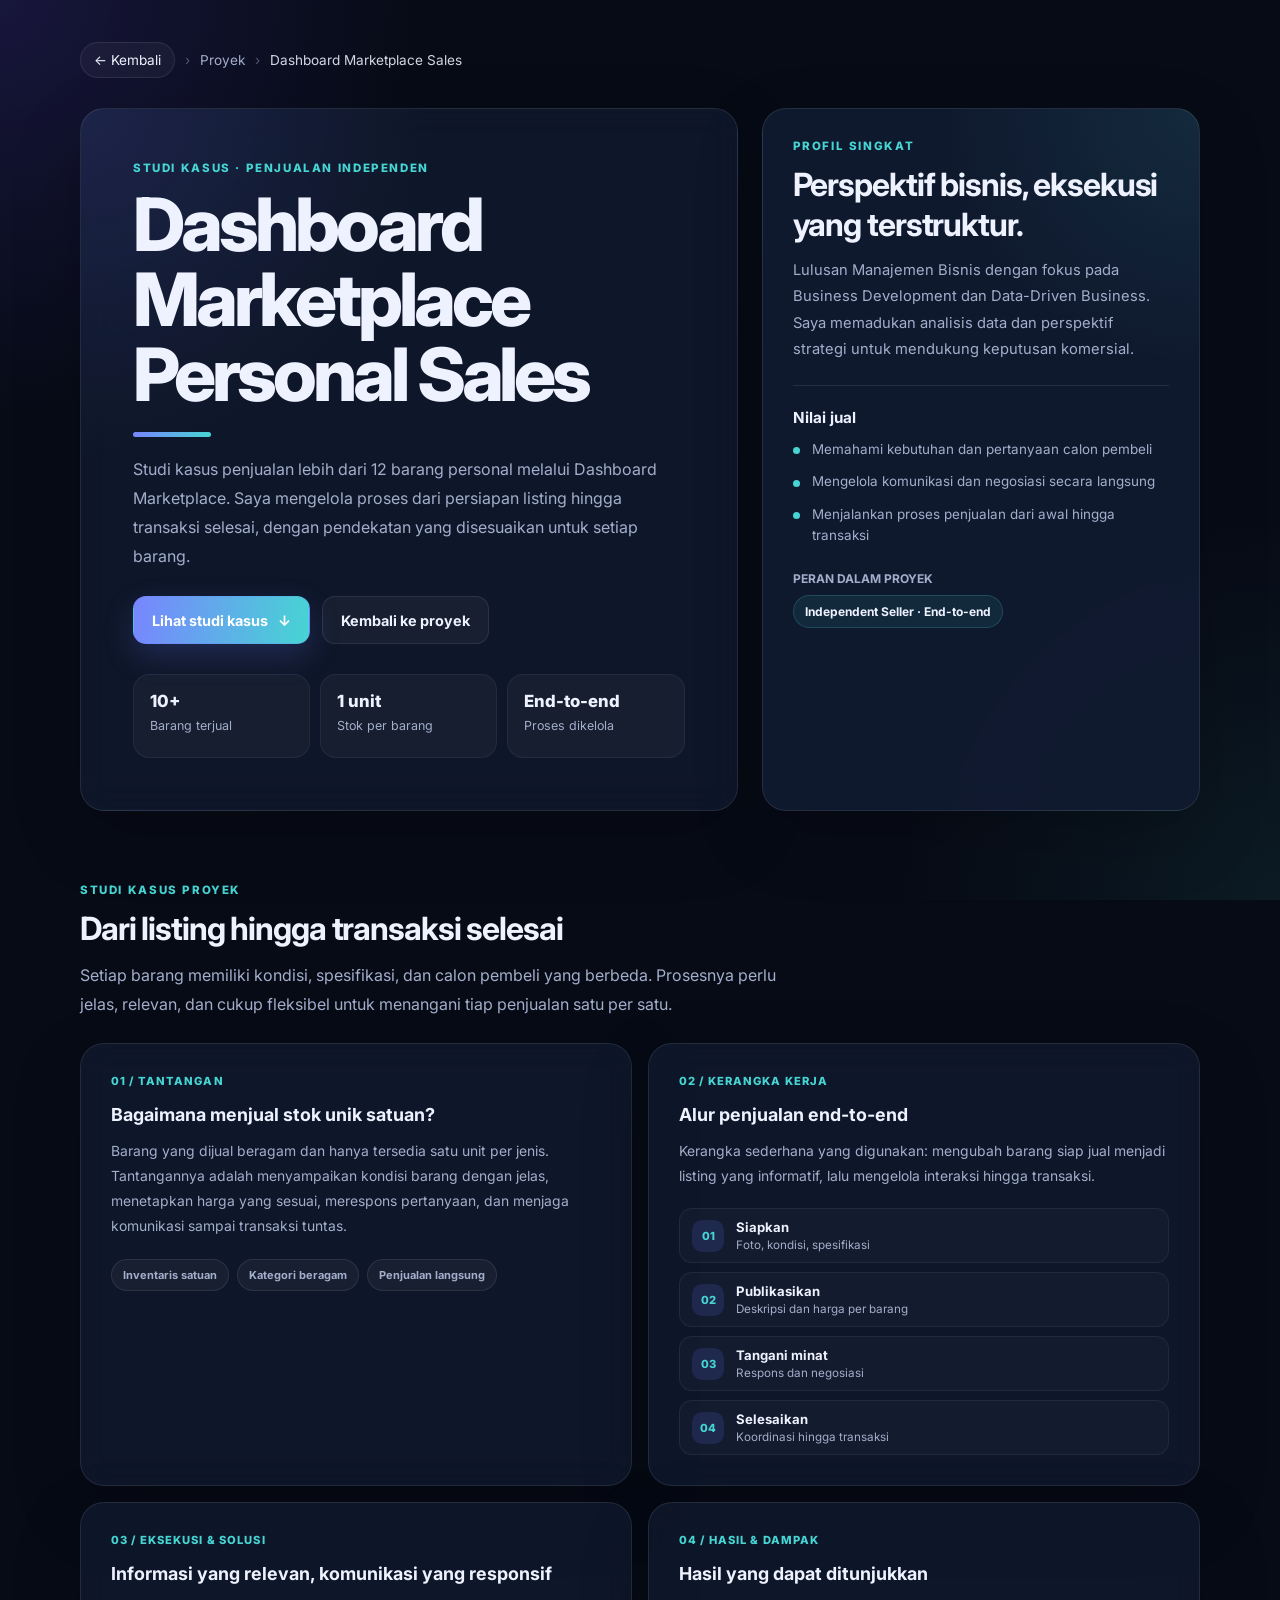
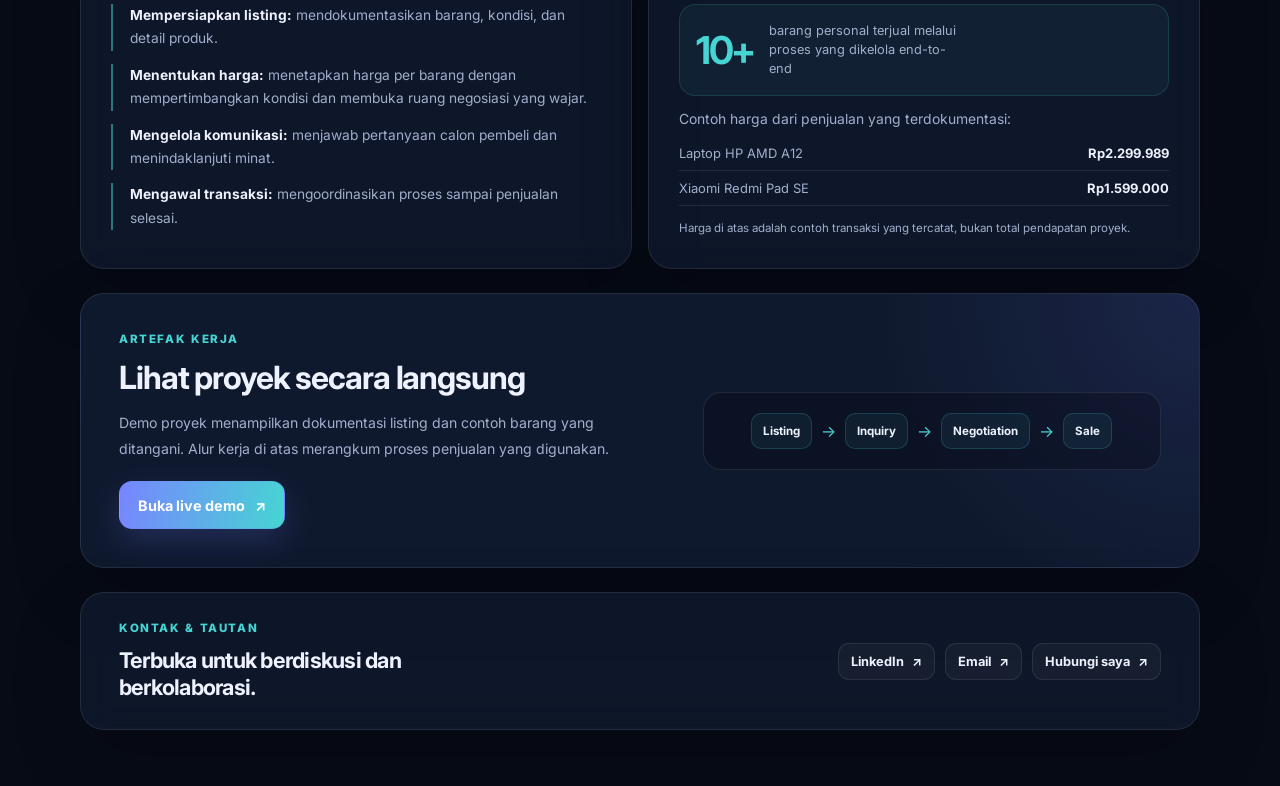
<file: project-detail.html>
<!doctype html>
<html lang="id">
  <head>
    <meta charset="utf-8" />
    <meta name="viewport" content="width=device-width, initial-scale=1" />
    <meta name="description" content="Studi kasus penjualan personal di Dashboard Marketplace: strategi listing, penetapan harga, komunikasi pembeli, negosiasi, dan hasil." />
    <title>Dashboard Marketplace Sales | Reyn</title>
    <link rel="stylesheet" href="project-detail.css">
    <link href="https://fonts.googleapis.com/css2?family=Inter:wght@300;400;500;600;700;800&display=swap" rel="stylesheet">
  </head>
  <body>
    <main class="page">
      <nav class="crumbs" aria-label="Breadcrumb">
        <a class="back" href="index.html#portfolio">&larr; Kembali</a>
        <span class="sep" aria-hidden="true">›</span>
        <a class="crumb" href="index.html#portfolio">Proyek</a>
        <span class="sep" aria-hidden="true">›</span>
        <span class="crumb current" aria-current="page"> Dashboard Marketplace Sales</span>
      </nav>

      <section class="hero" aria-labelledby="project-title">
        <div class="hero-left">
          <p class="eyebrow">Studi kasus · Penjualan independen</p>
          <h1 class="title" id="project-title">Dashboard Marketplace Personal Sales</h1>
          <p class="subtitle">Studi kasus penjualan lebih dari 12 barang personal melalui Dashboard Marketplace. Saya mengelola proses dari persiapan listing hingga transaksi selesai, dengan pendekatan yang disesuaikan untuk setiap barang.</p>

          <div class="actions">
            <a class="btn btn-primary" href="#case-study">Lihat studi kasus <span aria-hidden="true">↓</span></a>
            <a class="btn btn-ghost" href="index.html#portfolio">Kembali ke proyek</a>
          </div>

          <div class="meta" aria-label="Ringkasan proyek">
            <div class="meta-item"><div class="meta-num">10+</div><div class="meta-label">Barang terjual</div></div>
            <div class="meta-item"><div class="meta-num">1 unit</div><div class="meta-label">Stok per barang</div></div>
            <div class="meta-item"><div class="meta-num">End-to-end</div><div class="meta-label">Proses dikelola</div></div>
          </div>
        </div>

        <aside class="profile-card" aria-labelledby="profile-title">
          <p class="eyebrow">Profil singkat</p>
          <h2 id="profile-title">Perspektif bisnis, eksekusi yang terstruktur.</h2>
          <p>Lulusan Manajemen Bisnis dengan fokus pada Business Development dan Data-Driven Business. Saya memadukan analisis data dan perspektif strategi untuk mendukung keputusan komersial.</p>
          <div class="profile-divider"></div>
          <h3>Nilai jual</h3>
          <ul class="value-list">
            <li>Memahami kebutuhan dan pertanyaan calon pembeli</li>
            <li>Mengelola komunikasi dan negosiasi secara langsung</li>
            <li>Menjalankan proses penjualan dari awal hingga transaksi</li>
          </ul>
          <p class="role-label">Peran dalam proyek</p>
          <span class="role-chip">Independent Seller · End-to-end</span>
        </aside>
      </section>

      <section class="case-study" id="case-study" aria-label="Studi kasus proyek">
        <header class="section-heading">
          <p class="eyebrow">Studi kasus proyek</p>
          <h2>Dari listing hingga transaksi selesai</h2>
          <p>Setiap barang memiliki kondisi, spesifikasi, dan calon pembeli yang berbeda. Prosesnya perlu jelas, relevan, dan cukup fleksibel untuk menangani tiap penjualan satu per satu.</p>
        </header>

        <div class="case-grid">
          <article class="case-card problem-card">
            <span class="section-number">01 / Tantangan</span>
            <h3>Bagaimana menjual stok unik satuan?</h3>
            <p>Barang yang dijual beragam dan hanya tersedia satu unit per jenis. Tantangannya adalah menyampaikan kondisi barang dengan jelas, menetapkan harga yang sesuai, merespons pertanyaan, dan menjaga komunikasi sampai transaksi tuntas.</p>
            <div class="tag-row">
              <span>Inventaris satuan</span>
              <span>Kategori beragam</span>
              <span>Penjualan langsung</span>
            </div>
          </article>

          <article class="case-card framework-card">
            <span class="section-number">02 / Kerangka kerja</span>
            <h3>Alur penjualan end-to-end</h3>
            <p>Kerangka sederhana yang digunakan: mengubah barang siap jual menjadi listing yang informatif, lalu mengelola interaksi hingga transaksi.</p>
            <ol class="workflow" aria-label="Alur penjualan">
              <li><span class="workflow-index">01</span><span><strong>Siapkan</strong><small>Foto, kondisi, spesifikasi</small></span></li>
              <li><span class="workflow-index">02</span><span><strong>Publikasikan</strong><small>Deskripsi dan harga per barang</small></span></li>
              <li><span class="workflow-index">03</span><span><strong>Tangani minat</strong><small>Respons dan negosiasi</small></span></li>
              <li><span class="workflow-index">04</span><span><strong>Selesaikan</strong><small>Koordinasi hingga transaksi</small></span></li>
            </ol>
          </article>

          <article class="case-card execution-card">
            <span class="section-number">03 / Eksekusi & solusi</span>
            <h3>Informasi yang relevan, komunikasi yang responsif</h3>
            <ul class="detail-list">
              <li><strong>Mempersiapkan listing:</strong> mendokumentasikan barang, kondisi, dan detail produk.</li>
              <li><strong>Menentukan harga:</strong> menetapkan harga per barang dengan mempertimbangkan kondisi dan membuka ruang negosiasi yang wajar.</li>
              <li><strong>Mengelola komunikasi:</strong> menjawab pertanyaan calon pembeli dan menindaklanjuti minat.</li>
              <li><strong>Mengawal transaksi:</strong> mengoordinasikan proses sampai penjualan selesai.</li>
            </ul>
          </article>

          <article class="case-card impact-card">
            <span class="section-number">04 / Hasil & dampak</span>
            <h3>Hasil yang dapat ditunjukkan</h3>
            <div class="impact-stat"><strong>10+</strong><span>barang personal terjual melalui proses yang dikelola end-to-end</span></div>
            <p>Contoh harga dari penjualan yang terdokumentasi:</p>
            <div class="price-examples">
              <div><span>Laptop HP AMD A12</span><strong>Rp2.299.989</strong></div>
              <div><span>Xiaomi Redmi Pad SE</span><strong>Rp1.599.000</strong></div>
            </div>
            <p class="disclaimer">Harga di atas adalah contoh transaksi yang tercatat, bukan total pendapatan proyek.</p>
          </article>
        </div>
      </section>

      <section class="artifacts" aria-labelledby="artifacts-title">
        <div class="artifact-copy">
          <p class="eyebrow">Artefak kerja</p>
          <h2 id="artifacts-title">Lihat proyek secara langsung</h2>
          <p>Demo proyek menampilkan dokumentasi listing dan contoh barang yang ditangani. Alur kerja di atas merangkum proses penjualan yang digunakan.</p>
          <a class="btn btn-primary" href="https://reynaldi8.github.io/Project-Marketplace-Sales/" target="_blank" rel="noopener noreferrer">Buka live demo <span aria-hidden="true">↗</span></a>
        </div>
        <div class="artifact-flow" aria-hidden="true">
          <span>Listing</span><i>→</i><span>Inquiry</span><i>→</i><span>Negotiation</span><i>→</i><span>Sale</span>
        </div>
      </section>

      <footer class="contact-card">
        <div>
          <p class="eyebrow">Kontak & tautan</p>
          <h2>Terbuka untuk berdiskusi dan berkolaborasi.</h2>
        </div>
        <div class="contact-links">
          <a href="https://www.linkedin.com/in/reynaldii" target="_blank" rel="noopener noreferrer">LinkedIn <span aria-hidden="true">↗</span></a>
          <a href="mailto:reynaldi.v8@gmail.com">Email <span aria-hidden="true">↗</span></a>
          <a href="index.html#contact">Hubungi saya <span aria-hidden="true">↗</span></a>
        </div>
      </footer>
    </main>
  </body>
</html>
</file>
<file: project-detail.css>
:root {
  --bg: #070b16;
  --panel: rgba(18, 28, 51, 0.68);
  --panel-strong: rgba(18, 28, 51, 0.88);
  --muted: #a3aecb;
  --text: #eef2ff;
  --accent: #7885ff;
  --accent-2: #46d5d3;
  --border: rgba(255, 255, 255, 0.09);
}

* {
  box-sizing: border-box;
}

html {
  scroll-behavior: smooth;
}

body {
  margin: 0;
  min-height: 100vh;
  background:
    radial-gradient(circle at top left, rgba(108, 77, 255, 0.16), transparent 26rem),
    radial-gradient(circle at bottom right, rgba(69, 212, 195, 0.08), transparent 24rem),
    var(--bg);
  background-attachment: fixed;
  color: var(--text);
  font-family: "Inter", sans-serif;
  -webkit-font-smoothing: antialiased;
  -moz-osx-font-smoothing: grayscale;
}

a {
  color: inherit;
}

.page {
  width: min(1120px, calc(100% - 48px));
  margin: 0 auto;
  padding: 42px 0 56px;
}

.crumbs {
  display: flex;
  align-items: center;
  flex-wrap: wrap;
  gap: 10px;
  margin-bottom: 30px;
  color: var(--muted);
  font-size: 0.85rem;
}

.crumbs .back {
  display: inline-flex;
  padding: 9px 13px;
  border: 1px solid var(--border);
  border-radius: 999px;
  background: rgba(255, 255, 255, 0.04);
  color: var(--text);
  text-decoration: none;
}

.crumb {
  text-decoration: none;
}

.crumb:hover,
.contact-links a:hover {
  color: var(--accent-2);
}

.crumbs .sep {
  opacity: 0.45;
}

.crumbs .current {
  color: var(--text);
  opacity: 0.88;
}

.hero {
  display: grid;
  grid-template-columns: minmax(0, 1.2fr) minmax(300px, 0.8fr);
  align-items: stretch;
  gap: 24px;
}

.hero-left,
.profile-card,
.case-card,
.artifacts,
.contact-card {
  border: 1px solid var(--border);
  border-radius: 24px;
  background: var(--panel);
  box-shadow: 0 24px 70px rgba(0, 0, 0, 0.2);
  backdrop-filter: blur(16px);
}

.hero-left {
  padding: clamp(28px, 5vw, 52px);
  background:
    radial-gradient(circle at 0 0, rgba(109, 123, 255, 0.12), transparent 22rem),
    var(--panel);
}

.eyebrow {
  margin: 0 0 12px;
  color: var(--accent-2);
  font-size: 0.72rem;
  font-weight: 800;
  letter-spacing: 0.14em;
  text-transform: uppercase;
}

.title {
  max-width: 720px;
  margin: 0 0 18px;
  font-size: clamp(2.7rem, 6vw, 4.6rem);
  font-weight: 800;
  letter-spacing: -0.055em;
  line-height: 1.02;
}

.title::after {
  display: block;
  width: 78px;
  height: 5px;
  margin-top: 20px;
  border-radius: 999px;
  background: linear-gradient(90deg, var(--accent), var(--accent-2));
  content: "";
}

.subtitle,
.section-heading > p:last-child,
.profile-card > p:not(.eyebrow, .role-label),
.case-card > p,
.artifact-copy > p:not(.eyebrow),
.contact-card h2 {
  color: var(--muted);
  line-height: 1.8;
}

.subtitle {
  max-width: 62ch;
  margin: 0;
  font-size: 1rem;
}

.actions {
  display: flex;
  flex-wrap: wrap;
  gap: 12px;
  margin-top: 26px;
}

.btn {
  display: inline-flex;
  min-height: 48px;
  align-items: center;
  justify-content: center;
  gap: 10px;
  padding: 12px 18px;
  border: 1px solid transparent;
  border-radius: 13px;
  font-size: 0.9rem;
  font-weight: 700;
  text-decoration: none;
  transition: transform 0.2s ease, box-shadow 0.2s ease, background 0.2s ease;
}

.btn:hover {
  transform: translateY(-2px);
}

.btn-primary {
  border-color: rgba(109, 123, 255, 0.22);
  background: linear-gradient(100deg, var(--accent), var(--accent-2));
  box-shadow: 0 12px 32px rgba(109, 123, 255, 0.2);
  color: #fff;
}

.btn-ghost {
  border-color: var(--border);
  background: rgba(255, 255, 255, 0.04);
  color: var(--text);
}

.meta {
  display: grid;
  grid-template-columns: repeat(3, minmax(0, 1fr));
  gap: 10px;
  margin-top: 30px;
}

.meta-item {
  min-height: 84px;
  padding: 16px;
  border: 1px solid rgba(255, 255, 255, 0.06);
  border-radius: 16px;
  background: rgba(255, 255, 255, 0.035);
}

.meta-num {
  font-size: 1.05rem;
  font-weight: 800;
}

.meta-label {
  margin-top: 6px;
  color: var(--muted);
  font-size: 0.78rem;
  line-height: 1.4;
}

.profile-card {
  padding: 30px;
  background:
    radial-gradient(circle at 100% 0, rgba(70, 213, 211, 0.09), transparent 16rem),
    var(--panel-strong);
}

.profile-card h2,
.section-heading h2,
.artifact-copy h2,
.contact-card h2 {
  margin: 0;
  font-size: clamp(1.45rem, 3vw, 2rem);
  letter-spacing: -0.035em;
  line-height: 1.25;
}

.profile-card > p:not(.eyebrow, .role-label) {
  margin: 12px 0 0;
  font-size: 0.92rem;
}

.profile-divider {
  height: 1px;
  margin: 22px 0;
  background: var(--border);
}

.profile-card h3 {
  margin: 0 0 12px;
  font-size: 0.95rem;
}

.value-list,
.detail-list {
  margin: 0;
  padding: 0;
  color: var(--muted);
  list-style: none;
}

.value-list {
  display: grid;
  gap: 11px;
  font-size: 0.84rem;
  line-height: 1.6;
}

.value-list li {
  position: relative;
  padding-left: 19px;
}

.value-list li::before {
  position: absolute;
  top: 0.6em;
  left: 0;
  width: 7px;
  height: 7px;
  border-radius: 50%;
  background: var(--accent-2);
  content: "";
}

.role-label {
  margin: 24px 0 9px;
  color: var(--muted);
  font-size: 0.75rem;
  font-weight: 700;
  text-transform: uppercase;
}

.role-chip,
.tag-row span {
  display: inline-flex;
  align-items: center;
  padding: 8px 11px;
  border: 1px solid rgba(70, 213, 211, 0.2);
  border-radius: 999px;
  background: rgba(70, 213, 211, 0.08);
  color: var(--text);
  font-size: 0.75rem;
  font-weight: 700;
}

.case-study {
  padding-top: 72px;
  scroll-margin-top: 24px;
}

.section-heading {
  max-width: 700px;
  margin-bottom: 24px;
}

.section-heading > p:last-child {
  margin: 12px 0 0;
}

.case-grid {
  display: grid;
  grid-template-columns: repeat(2, minmax(0, 1fr));
  gap: 16px;
}

.case-card {
  padding: clamp(22px, 3vw, 30px);
}

.section-number {
  display: block;
  margin-bottom: 14px;
  color: var(--accent-2);
  font-size: 0.7rem;
  font-weight: 800;
  letter-spacing: 0.1em;
  text-transform: uppercase;
}

.case-card h3 {
  margin: 0;
  font-size: 1.12rem;
  line-height: 1.45;
}

.case-card > p {
  margin: 11px 0 0;
  font-size: 0.87rem;
}

.tag-row {
  display: flex;
  flex-wrap: wrap;
  gap: 8px;
  margin-top: 20px;
}

.tag-row span {
  border-color: var(--border);
  background: rgba(255, 255, 255, 0.04);
  color: var(--muted);
  font-size: 0.69rem;
}

.workflow {
  display: grid;
  gap: 9px;
  margin: 19px 0 0;
  padding: 0;
  list-style: none;
}

.workflow li {
  display: flex;
  align-items: center;
  gap: 12px;
  padding: 10px 12px;
  border: 1px solid rgba(255, 255, 255, 0.06);
  border-radius: 13px;
  background: rgba(255, 255, 255, 0.025);
}

.workflow-index {
  display: grid;
  width: 32px;
  height: 32px;
  flex: 0 0 32px;
  place-items: center;
  border-radius: 10px;
  background: rgba(109, 123, 255, 0.15);
  color: var(--accent-2);
  font-size: 0.7rem;
  font-weight: 800;
}

.workflow strong,
.workflow small {
  display: block;
}

.workflow strong {
  font-size: 0.82rem;
}

.workflow small {
  margin-top: 3px;
  color: var(--muted);
  font-size: 0.73rem;
}

.detail-list {
  display: grid;
  gap: 13px;
  margin-top: 17px;
  font-size: 0.86rem;
  line-height: 1.7;
}

.detail-list li {
  padding-left: 17px;
  border-left: 2px solid rgba(70, 213, 211, 0.5);
}

.detail-list strong {
  color: var(--text);
}

.impact-stat {
  display: flex;
  align-items: center;
  gap: 15px;
  margin-top: 17px;
  padding: 16px;
  border: 1px solid rgba(70, 213, 211, 0.15);
  border-radius: 16px;
  background: rgba(70, 213, 211, 0.06);
}

.impact-stat strong {
  color: var(--accent-2);
  font-size: 2.4rem;
  letter-spacing: -0.06em;
}

.impact-stat span {
  max-width: 24ch;
  color: var(--muted);
  font-size: 0.8rem;
  line-height: 1.5;
}

.price-examples {
  display: grid;
  gap: 9px;
  margin-top: 13px;
}

.price-examples div {
  display: flex;
  justify-content: space-between;
  gap: 12px;
  padding-bottom: 9px;
  border-bottom: 1px solid var(--border);
  font-size: 0.81rem;
}

.price-examples span {
  color: var(--muted);
}

.price-examples strong {
  white-space: nowrap;
}

.case-card .disclaimer {
  margin-top: 12px;
  font-size: 0.72rem;
}

.artifacts {
  display: grid;
  grid-template-columns: minmax(0, 1.1fr) minmax(240px, 0.9fr);
  align-items: center;
  gap: 24px;
  margin-top: 24px;
  padding: clamp(24px, 4vw, 38px);
  background:
    radial-gradient(circle at 100% 0, rgba(109, 123, 255, 0.12), transparent 20rem),
    var(--panel-strong);
}

.artifact-copy > p:not(.eyebrow) {
  max-width: 56ch;
  margin: 12px 0 20px;
  font-size: 0.88rem;
}

.artifact-flow {
  display: flex;
  flex-wrap: wrap;
  align-items: center;
  justify-content: center;
  gap: 9px;
  padding: 20px;
  border: 1px solid var(--border);
  border-radius: 18px;
  background: rgba(7, 11, 22, 0.35);
}

.artifact-flow span {
  padding: 10px 11px;
  border: 1px solid rgba(70, 213, 211, 0.19);
  border-radius: 10px;
  background: rgba(70, 213, 211, 0.07);
  font-size: 0.72rem;
  font-weight: 700;
}

.artifact-flow i {
  color: var(--accent-2);
  font-style: normal;
}

.contact-card {
  display: flex;
  align-items: center;
  justify-content: space-between;
  gap: 28px;
  margin-top: 24px;
  padding: 28px clamp(24px, 4vw, 38px);
}

.contact-card h2 {
  max-width: 28ch;
  color: var(--text);
  font-size: 1.35rem;
}

.contact-links {
  display: flex;
  flex-wrap: wrap;
  gap: 10px;
}

.contact-links a {
  display: inline-flex;
  align-items: center;
  gap: 8px;
  padding: 10px 12px;
  border: 1px solid var(--border);
  border-radius: 11px;
  background: rgba(255, 255, 255, 0.035);
  font-size: 0.8rem;
  font-weight: 700;
  text-decoration: none;
  transition: color 0.2s ease, border-color 0.2s ease;
}

@media (max-width: 850px) {
  .hero {
    grid-template-columns: 1fr;
  }

  .profile-card {
    display: grid;
    grid-template-columns: 1fr 1fr;
    column-gap: 24px;
  }

  .profile-card .eyebrow,
  .profile-card h2,
  .profile-card > p:not(.eyebrow, .role-label),
  .profile-divider {
    grid-column: 1 / -1;
  }

  .profile-divider {
    width: 100%;
  }

  .profile-card h3,
  .value-list {
    grid-column: 1;
  }

  .profile-card .role-label,
  .role-chip {
    grid-column: 2;
    justify-self: start;
  }

  .role-chip {
    align-self: start;
  }
}

@media (max-width: 640px) {
  .page {
    width: min(100% - 32px, 560px);
    padding: 24px 0 36px;
  }

  .crumbs {
    gap: 7px;
    margin-bottom: 18px;
    font-size: 0.76rem;
  }

  .hero-left,
  .profile-card {
    padding: 23px;
  }

  .meta {
    grid-template-columns: 1fr;
  }

  .meta-item {
    min-height: auto;
  }

  .profile-card {
    display: block;
  }

  .profile-divider {
    width: auto;
  }

  .case-study {
    padding-top: 52px;
  }

  .case-grid,
  .artifacts {
    grid-template-columns: 1fr;
  }

  .contact-card {
    align-items: flex-start;
    flex-direction: column;
  }

  .price-examples div {
    font-size: 0.75rem;
  }
}

@media (prefers-reduced-motion: reduce) {
  html {
    scroll-behavior: auto;
  }

  *,
  *::before,
  *::after {
    transition-duration: 0.01ms !important;
  }
}
</file>
